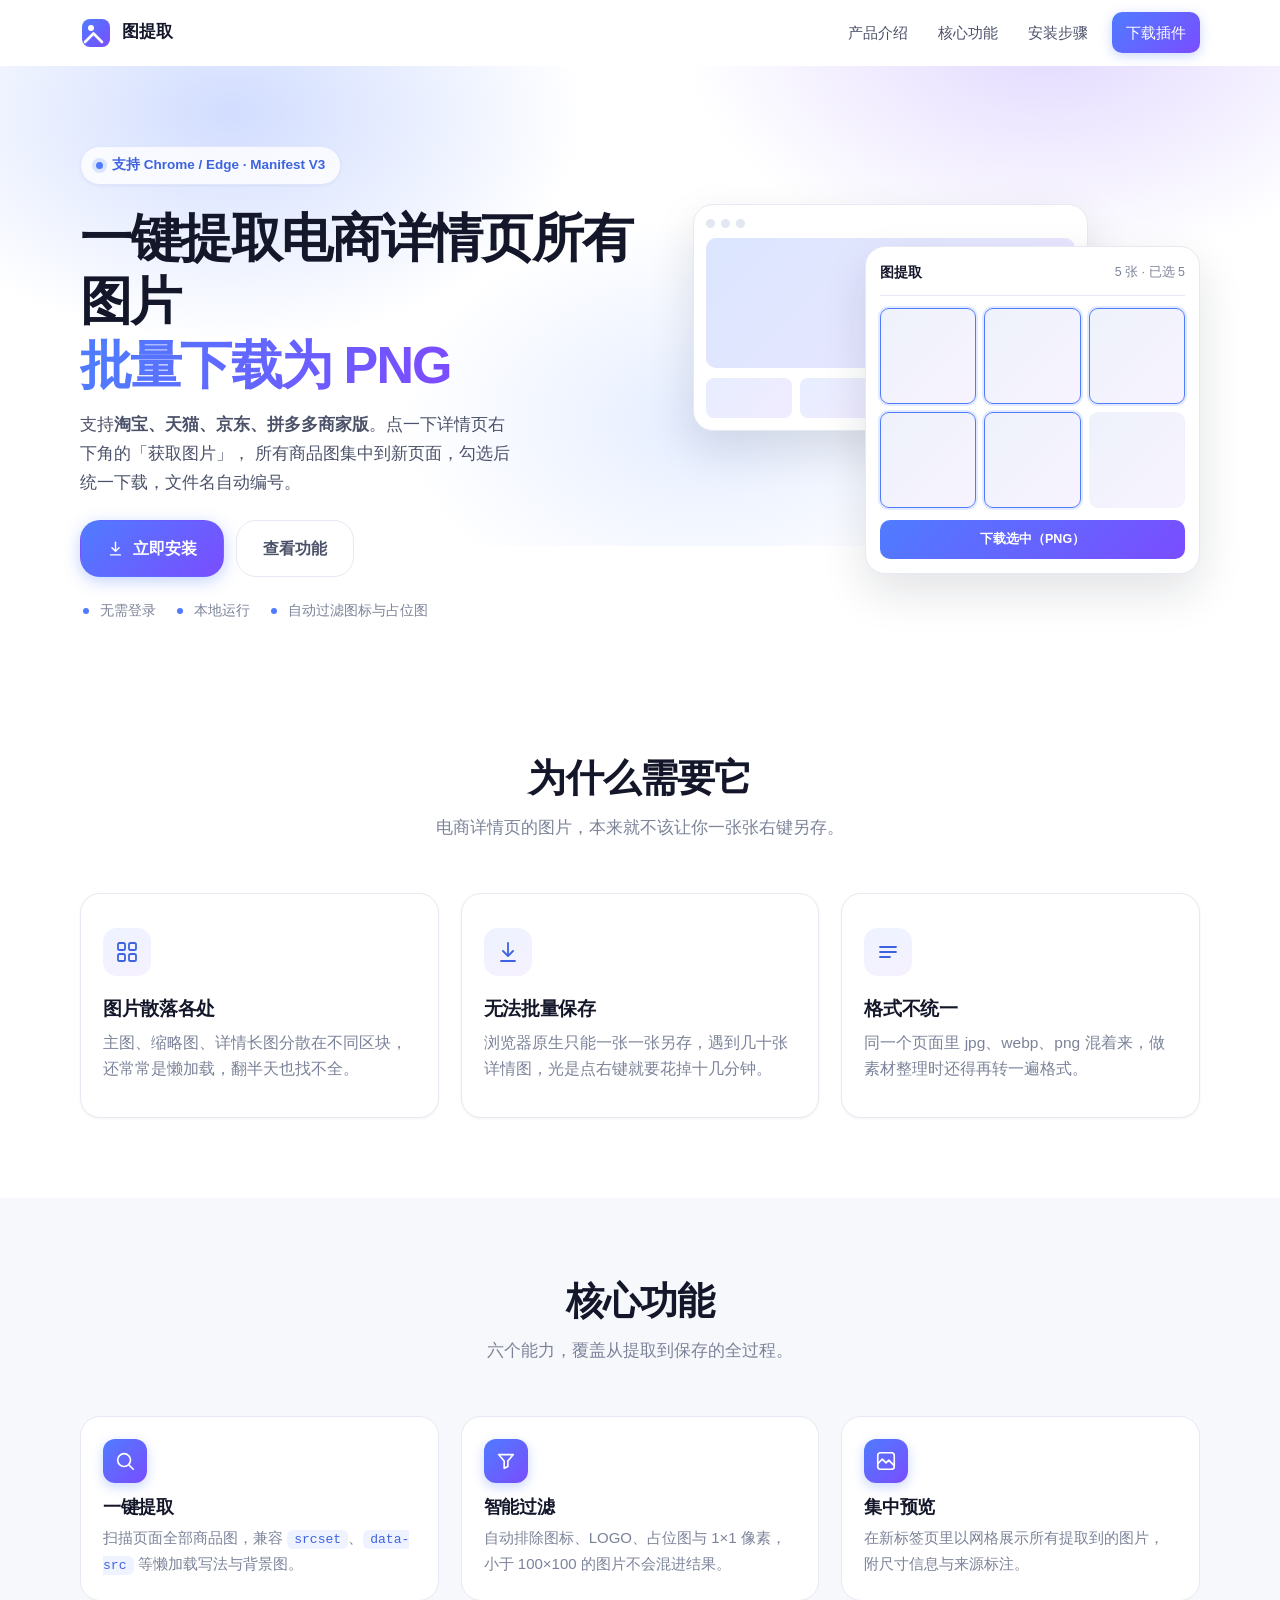
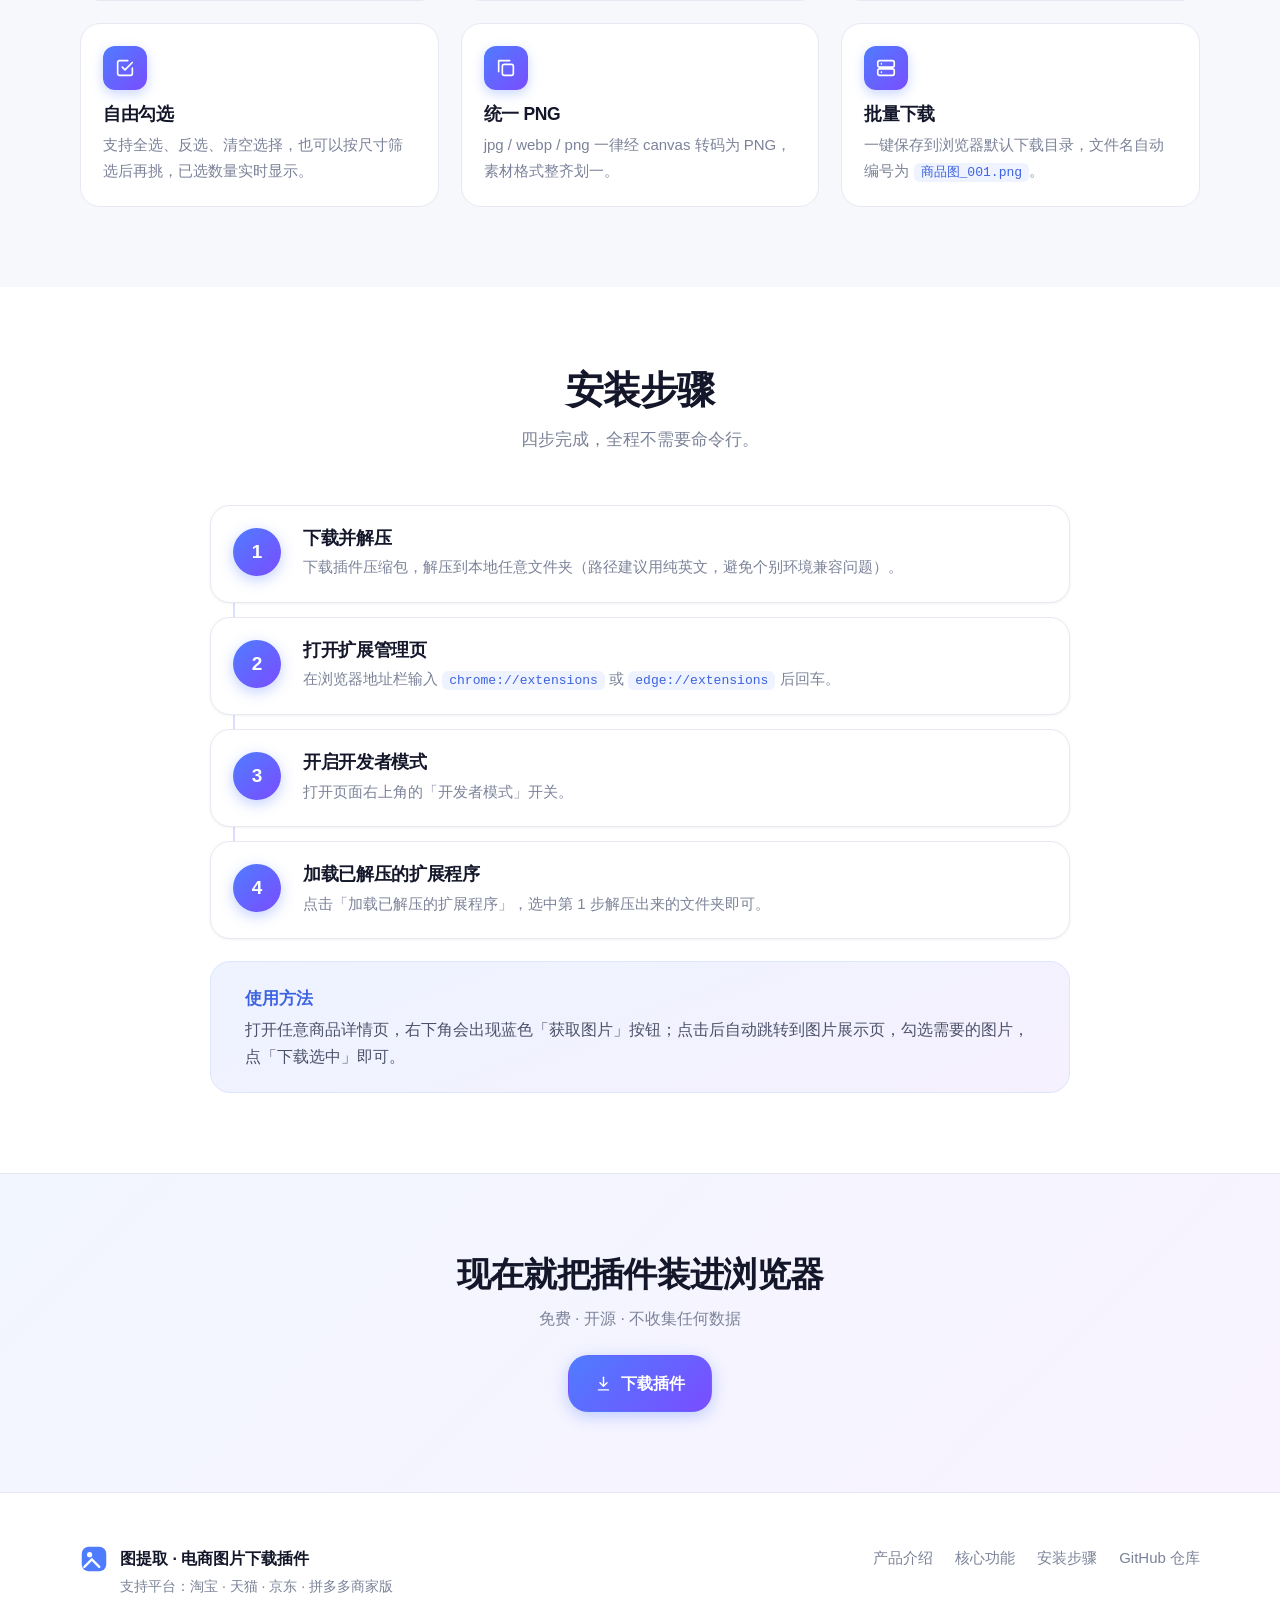
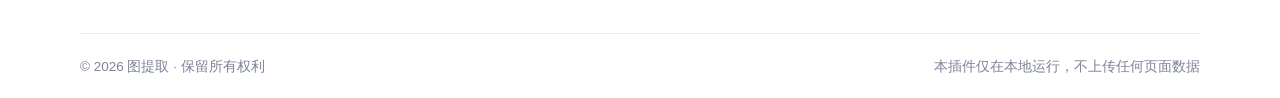
<file: docs/index.html>
<!DOCTYPE html>
<html lang="zh-CN">
<head>
  <meta charset="UTF-8" />
  <meta name="viewport" content="width=device-width, initial-scale=1.0" />
  <title>图提取 · 电商图片批量下载插件</title>
  <meta name="description" content="一键提取淘宝、天猫、京东、拼多多商家版商品详情页的全部图片，集中勾选并批量下载为 PNG。Chrome / Edge 浏览器扩展。" />
  <link rel="icon" href="data:image/svg+xml,<svg xmlns='http://www.w3.org/2000/svg' viewBox='0 0 32 32'><rect width='32' height='32' rx='8' fill='%234F7CFF'/><circle cx='12' cy='12' r='3' fill='white'/><path d='M6 24l8-8 12 12' stroke='white' stroke-width='3' fill='none'/></svg>" />
  <link rel="stylesheet" href="css/style.css" />
</head>
<body>
  <!-- ==================== 顶部导航栏 ==================== -->
  <header class="nav" id="nav">
    <div class="nav__inner">
      <a class="brand" href="#top" aria-label="图提取 首页">
        <span class="brand__logo" aria-hidden="true">
          <svg viewBox="0 0 32 32" fill="none">
            <rect x="2" y="2" width="28" height="28" rx="8" fill="url(#bg1)"/>
            <circle cx="11" cy="11" r="3" fill="#fff"/>
            <path d="M5 25l8.5-8.5L22 25" stroke="#fff" stroke-width="2.6" stroke-linecap="round" stroke-linejoin="round"/>
            <defs>
              <linearGradient id="bg1" x1="2" y1="2" x2="30" y2="30" gradientUnits="userSpaceOnUse">
                <stop stop-color="#4F7CFF"/><stop offset="1" stop-color="#7A4DFF"/>
              </linearGradient>
            </defs>
          </svg>
        </span>
        <span class="brand__text">图提取</span>
      </a>

      <nav class="nav__links" id="navLinks" aria-label="主导航">
        <a href="#intro" class="nav__link">产品介绍</a>
        <a href="#features" class="nav__link">核心功能</a>
        <a href="#install" class="nav__link">安装步骤</a>
        <a href="#download" class="nav__link nav__link--cta">下载插件</a>
      </nav>

      <button class="nav__toggle" id="navToggle" type="button"
              aria-label="展开菜单" aria-expanded="false" aria-controls="navLinks">
        <span></span><span></span><span></span>
      </button>
    </div>
  </header>

  <main id="top">
    <!-- ==================== Hero 首屏 ==================== -->
    <section class="hero">
      <div class="hero__glow" aria-hidden="true"></div>
      <div class="wrap hero__inner">
        <div class="hero__copy">
          <span class="pill"><i class="pill__dot"></i>支持 Chrome / Edge · Manifest V3</span>
          <h1 class="hero__title">
            一键提取电商详情页所有图片<br />
            <span class="grad">批量下载为 PNG</span>
          </h1>
          <p class="hero__sub">
            支持<strong>淘宝、天猫、京东、拼多多商家版</strong>。点一下详情页右下角的「获取图片」，
            所有商品图集中到新页面，勾选后统一下载，文件名自动编号。
          </p>
          <div class="hero__actions">
            <a class="btn btn--primary btn--lg" href="#install">
              <svg viewBox="0 0 24 24" fill="none" stroke="currentColor" stroke-width="2"
                   stroke-linecap="round" stroke-linejoin="round" aria-hidden="true">
                <path d="M12 3v12"/><path d="m7 11 5 5 5-5"/><path d="M5 21h14"/>
              </svg>
              立即安装
            </a>
            <a class="btn btn--ghost btn--lg" href="#features">查看功能</a>
          </div>
          <ul class="hero__meta">
            <li>无需登录</li>
            <li>本地运行</li>
            <li>自动过滤图标与占位图</li>
          </ul>
        </div>

        <!-- 用纯 CSS/SVG 模拟插件界面，不依赖外部图片 -->
        <div class="hero__art" aria-hidden="true">
          <div class="mock mock--page">
            <div class="mock__bar"><span></span><span></span><span></span></div>
            <div class="mock__body">
              <div class="mock__main"></div>
              <div class="mock__thumbs"><i></i><i></i><i></i><i></i></div>
            </div>
            <div class="mock__fab">
              <svg viewBox="0 0 24 24" fill="none" stroke="currentColor" stroke-width="1.9">
                <rect x="3" y="3" width="18" height="18" rx="4"/>
                <circle cx="8.5" cy="8.5" r="1.6"/><path d="m21 15-5-5L5 21"/>
              </svg>
              获取图片
            </div>
          </div>

          <div class="mock mock--gallery">
            <div class="mock__head">
              <b>图提取</b><span>5 张 · 已选 5</span>
            </div>
            <div class="mock__grid">
              <i class="is-on"></i><i class="is-on"></i><i class="is-on"></i>
              <i class="is-on"></i><i class="is-on"></i><i></i>
            </div>
            <div class="mock__btn">下载选中（PNG）</div>
          </div>
        </div>
      </div>
    </section>

    <!-- ==================== 产品介绍区 ==================== -->
    <section class="section" id="intro">
      <div class="wrap">
        <h2 class="section__title">为什么需要它</h2>
        <p class="section__sub">电商详情页的图片，本来就不该让你一张张右键另存。</p>

        <div class="cards">
          <article class="card reveal">
            <div class="card__icon">
              <svg viewBox="0 0 24 24" fill="none" stroke="currentColor" stroke-width="1.8"
                   stroke-linecap="round" stroke-linejoin="round">
                <rect x="3" y="3" width="7" height="7" rx="1.6"/><rect x="14" y="3" width="7" height="7" rx="1.6"/>
                <rect x="3" y="14" width="7" height="7" rx="1.6"/><rect x="14" y="14" width="7" height="7" rx="1.6"/>
              </svg>
            </div>
            <h3>图片散落各处</h3>
            <p>主图、缩略图、详情长图分散在不同区块，还常常是懒加载，翻半天也找不全。</p>
          </article>

          <article class="card reveal">
            <div class="card__icon">
              <svg viewBox="0 0 24 24" fill="none" stroke="currentColor" stroke-width="1.8"
                   stroke-linecap="round" stroke-linejoin="round">
                <path d="M12 3v12"/><path d="m7 11 5 5 5-5"/><path d="M5 21h14"/>
              </svg>
            </div>
            <h3>无法批量保存</h3>
            <p>浏览器原生只能一张一张另存，遇到几十张详情图，光是点右键就要花掉十几分钟。</p>
          </article>

          <article class="card reveal">
            <div class="card__icon">
              <svg viewBox="0 0 24 24" fill="none" stroke="currentColor" stroke-width="1.8"
                   stroke-linecap="round" stroke-linejoin="round">
                <path d="M4 7h16M4 12h16M4 17h10"/>
              </svg>
            </div>
            <h3>格式不统一</h3>
            <p>同一个页面里 jpg、webp、png 混着来，做素材整理时还得再转一遍格式。</p>
          </article>
        </div>
      </div>
    </section>

    <!-- ==================== 核心功能展示区 ==================== -->
    <section class="section section--alt" id="features">
      <div class="wrap">
        <h2 class="section__title">核心功能</h2>
        <p class="section__sub">六个能力，覆盖从提取到保存的全过程。</p>

        <div class="features">
          <article class="feature reveal">
            <span class="feature__icon" aria-hidden="true">
              <svg viewBox="0 0 24 24" fill="none" stroke="currentColor" stroke-width="1.8"
                   stroke-linecap="round" stroke-linejoin="round">
                <circle cx="11" cy="11" r="7"/><path d="m21 21-4.3-4.3"/>
              </svg>
            </span>
            <h3>一键提取</h3>
            <p>扫描页面全部商品图，兼容 <code>srcset</code>、<code>data-src</code> 等懒加载写法与背景图。</p>
          </article>

          <article class="feature reveal">
            <span class="feature__icon" aria-hidden="true">
              <svg viewBox="0 0 24 24" fill="none" stroke="currentColor" stroke-width="1.8"
                   stroke-linecap="round" stroke-linejoin="round">
                <path d="M4 5h16l-6 7v6l-4 2v-8L4 5Z"/>
              </svg>
            </span>
            <h3>智能过滤</h3>
            <p>自动排除图标、LOGO、占位图与 1×1 像素，小于 100×100 的图片不会混进结果。</p>
          </article>

          <article class="feature reveal">
            <span class="feature__icon" aria-hidden="true">
              <svg viewBox="0 0 24 24" fill="none" stroke="currentColor" stroke-width="1.8"
                   stroke-linecap="round" stroke-linejoin="round">
                <rect x="3" y="3" width="18" height="18" rx="3"/><path d="M3 15l5-5 4 4 3-3 6 6"/>
              </svg>
            </span>
            <h3>集中预览</h3>
            <p>在新标签页里以网格展示所有提取到的图片，附尺寸信息与来源标注。</p>
          </article>

          <article class="feature reveal">
            <span class="feature__icon" aria-hidden="true">
              <svg viewBox="0 0 24 24" fill="none" stroke="currentColor" stroke-width="1.8"
                   stroke-linecap="round" stroke-linejoin="round">
                <path d="M9 11l3 3 8-8"/><path d="M20 12v6a2 2 0 0 1-2 2H6a2 2 0 0 1-2-2V6a2 2 0 0 1 2-2h9"/>
              </svg>
            </span>
            <h3>自由勾选</h3>
            <p>支持全选、反选、清空选择，也可以按尺寸筛选后再挑，已选数量实时显示。</p>
          </article>

          <article class="feature reveal">
            <span class="feature__icon" aria-hidden="true">
              <svg viewBox="0 0 24 24" fill="none" stroke="currentColor" stroke-width="1.8"
                   stroke-linecap="round" stroke-linejoin="round">
                <path d="M4 16V4h12"/><rect x="8" y="8" width="12" height="12" rx="2"/>
              </svg>
            </span>
            <h3>统一 PNG</h3>
            <p>jpg / webp / png 一律经 canvas 转码为 PNG，素材格式整齐划一。</p>
          </article>

          <article class="feature reveal">
            <span class="feature__icon" aria-hidden="true">
              <svg viewBox="0 0 24 24" fill="none" stroke="currentColor" stroke-width="1.8"
                   stroke-linecap="round" stroke-linejoin="round">
                <rect x="3" y="4" width="18" height="7" rx="2"/><rect x="3" y="13" width="18" height="7" rx="2"/>
                <path d="M7 7.5h.01M7 16.5h.01"/>
              </svg>
            </span>
            <h3>批量下载</h3>
            <p>一键保存到浏览器默认下载目录，文件名自动编号为 <code>商品图_001.png</code>。</p>
          </article>
        </div>
      </div>
    </section>

    <!-- ==================== 安装步骤说明区 ==================== -->
    <section class="section" id="install">
      <div class="wrap">
        <h2 class="section__title">安装步骤</h2>
        <p class="section__sub">四步完成，全程不需要命令行。</p>

        <ol class="steps">
          <li class="step reveal">
            <span class="step__num">1</span>
            <div class="step__body">
              <h3>下载并解压</h3>
              <p>下载插件压缩包，解压到本地任意文件夹（路径建议用纯英文，避免个别环境兼容问题）。</p>
            </div>
          </li>
          <li class="step reveal">
            <span class="step__num">2</span>
            <div class="step__body">
              <h3>打开扩展管理页</h3>
              <p>在浏览器地址栏输入 <code>chrome://extensions</code> 或 <code>edge://extensions</code> 后回车。</p>
            </div>
          </li>
          <li class="step reveal">
            <span class="step__num">3</span>
            <div class="step__body">
              <h3>开启开发者模式</h3>
              <p>打开页面右上角的「开发者模式」开关。</p>
            </div>
          </li>
          <li class="step reveal">
            <span class="step__num">4</span>
            <div class="step__body">
              <h3>加载已解压的扩展程序</h3>
              <p>点击「加载已解压的扩展程序」，选中第 1 步解压出来的文件夹即可。</p>
            </div>
          </li>
        </ol>

        <div class="tip reveal">
          <strong>使用方法</strong>
          <p>打开任意商品详情页，右下角会出现蓝色「获取图片」按钮；点击后自动跳转到图片展示页，勾选需要的图片，点「下载选中」即可。</p>
        </div>
      </div>
    </section>

    <!-- ==================== 底部 CTA ==================== -->
    <section class="cta" id="download">
      <div class="wrap cta__inner">
        <h2>现在就把插件装进浏览器</h2>
        <p>免费 · 开源 · 不收集任何数据</p>
        <a class="btn btn--primary btn--lg" id="downloadBtn"
           href="https://github.com/" target="_blank" rel="noopener">
          <svg viewBox="0 0 24 24" fill="none" stroke="currentColor" stroke-width="2"
               stroke-linecap="round" stroke-linejoin="round" aria-hidden="true">
            <path d="M12 3v12"/><path d="m7 11 5 5 5-5"/><path d="M5 21h14"/>
          </svg>
          下载插件
        </a>
      </div>
    </section>
  </main>

  <!-- ==================== 页脚 ==================== -->
  <footer class="footer">
    <div class="wrap footer__inner">
      <div class="footer__brand">
        <span class="brand__logo brand__logo--sm" aria-hidden="true">
          <svg viewBox="0 0 32 32" fill="none">
            <rect x="2" y="2" width="28" height="28" rx="8" fill="#4F7CFF"/>
            <circle cx="11" cy="11" r="3" fill="#fff"/>
            <path d="M5 25l8.5-8.5L22 25" stroke="#fff" stroke-width="2.6" stroke-linecap="round"/>
          </svg>
        </span>
        <div>
          <strong>图提取 · 电商图片下载插件</strong>
          <p>支持平台：淘宝 · 天猫 · 京东 · 拼多多商家版</p>
        </div>
      </div>

      <nav class="footer__links" aria-label="页脚导航">
        <a href="#intro">产品介绍</a>
        <a href="#features">核心功能</a>
        <a href="#install">安装步骤</a>
        <a id="repoLink" href="https://github.com/" target="_blank" rel="noopener">GitHub 仓库</a>
      </nav>
    </div>
    <div class="wrap footer__bottom">
      <span>© 2026 图提取 · 保留所有权利</span>
      <span>本插件仅在本地运行，不上传任何页面数据</span>
    </div>
  </footer>

  <script src="js/main.js"></script>
</body>
</html>
</file>
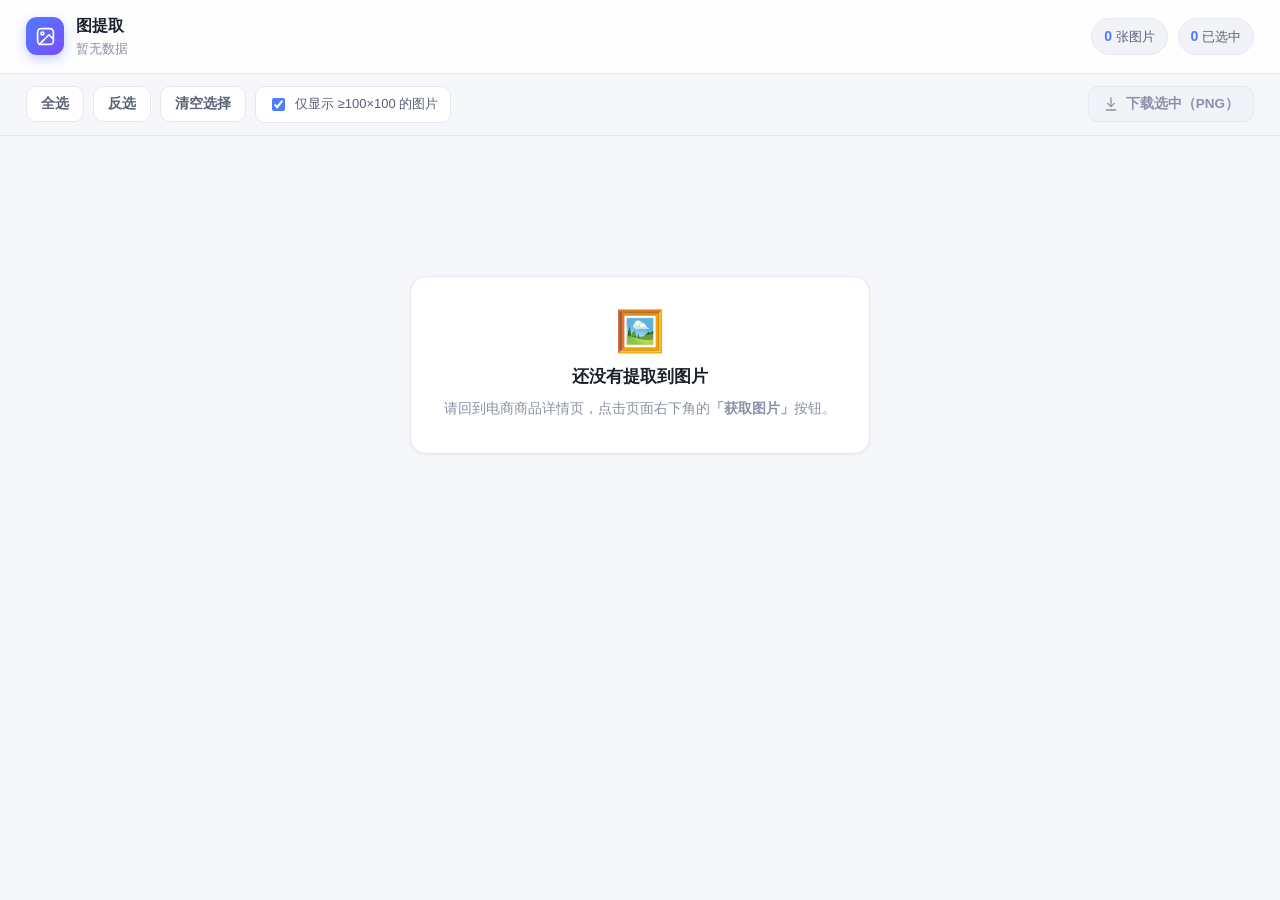
<file: gallery.html>
<!DOCTYPE html>
<html lang="zh-CN">
<head>
  <meta charset="UTF-8" />
  <meta name="viewport" content="width=device-width, initial-scale=1.0" />
  <title>图提取 · 图片选择与下载</title>
  <link rel="stylesheet" href="gallery.css" />
</head>
<body>
  <header class="topbar">
    <div class="topbar__brand">
      <span class="logo" aria-hidden="true">
        <svg viewBox="0 0 24 24" fill="none" stroke="currentColor" stroke-width="1.9"
             stroke-linecap="round" stroke-linejoin="round">
          <rect x="3" y="3" width="18" height="18" rx="4" />
          <circle cx="8.5" cy="8.5" r="1.6" />
          <path d="m21 15-5-5L5 21" />
        </svg>
      </span>
      <div class="brand-text">
        <strong>图提取</strong>
        <span id="sourceInfo" class="brand-sub">正在读取…</span>
      </div>
    </div>

    <div class="topbar__stats">
      <span class="stat"><b id="statTotal">0</b> 张图片</span>
      <span class="stat"><b id="statSelected">0</b> 已选中</span>
    </div>
  </header>

  <div class="toolbar">
    <div class="toolbar__left">
      <button id="btnSelectAll" class="btn" type="button">全选</button>
      <button id="btnInvert" class="btn" type="button">反选</button>
      <button id="btnClear" class="btn" type="button">清空选择</button>
      <label class="filter">
        <input id="chkFilter" type="checkbox" checked />
        仅显示 ≥100×100 的图片
      </label>
    </div>

    <div class="toolbar__right">
      <button id="btnDownload" class="btn btn--primary" type="button" disabled>
        <svg viewBox="0 0 24 24" fill="none" stroke="currentColor" stroke-width="1.9"
             stroke-linecap="round" stroke-linejoin="round" aria-hidden="true">
          <path d="M12 3v12" /><path d="m7 11 5 5 5-5" /><path d="M5 21h14" />
        </svg>
        <span id="downloadLabel">下载选中（PNG）</span>
      </button>
    </div>
  </div>

  <!-- 下载进度 -->
  <div id="progressWrap" class="progress-wrap" hidden>
    <div class="progress-head">
      <span id="progressText">准备中…</span>
      <span id="progressCount">0 / 0</span>
    </div>
    <div class="progress"><div id="progressBar" class="progress__bar"></div></div>
  </div>

  <main id="grid" class="grid" aria-live="polite"></main>

  <div id="empty" class="empty" hidden>
    <div class="empty__icon" aria-hidden="true">🖼️</div>
    <h2>还没有提取到图片</h2>
    <p>请回到电商商品详情页，点击页面右下角的<strong>「获取图片」</strong>按钮。</p>
  </div>

  <template id="cardTpl">
    <article class="card">
      <label class="card__check">
        <input type="checkbox" class="card__checkbox" />
        <span class="card__tick" aria-hidden="true"></span>
      </label>
      <div class="card__thumb">
        <img loading="lazy" decoding="async" alt="" />
        <div class="card__state" hidden></div>
      </div>
      <div class="card__meta">
        <span class="card__size">—</span>
        <span class="card__source">—</span>
      </div>
    </article>
  </template>

  <div id="toast" class="toast" role="status" aria-live="polite" hidden></div>

  <script src="js/hosts.js"></script>
  <script src="gallery.js"></script>
</body>
</html>
</file>
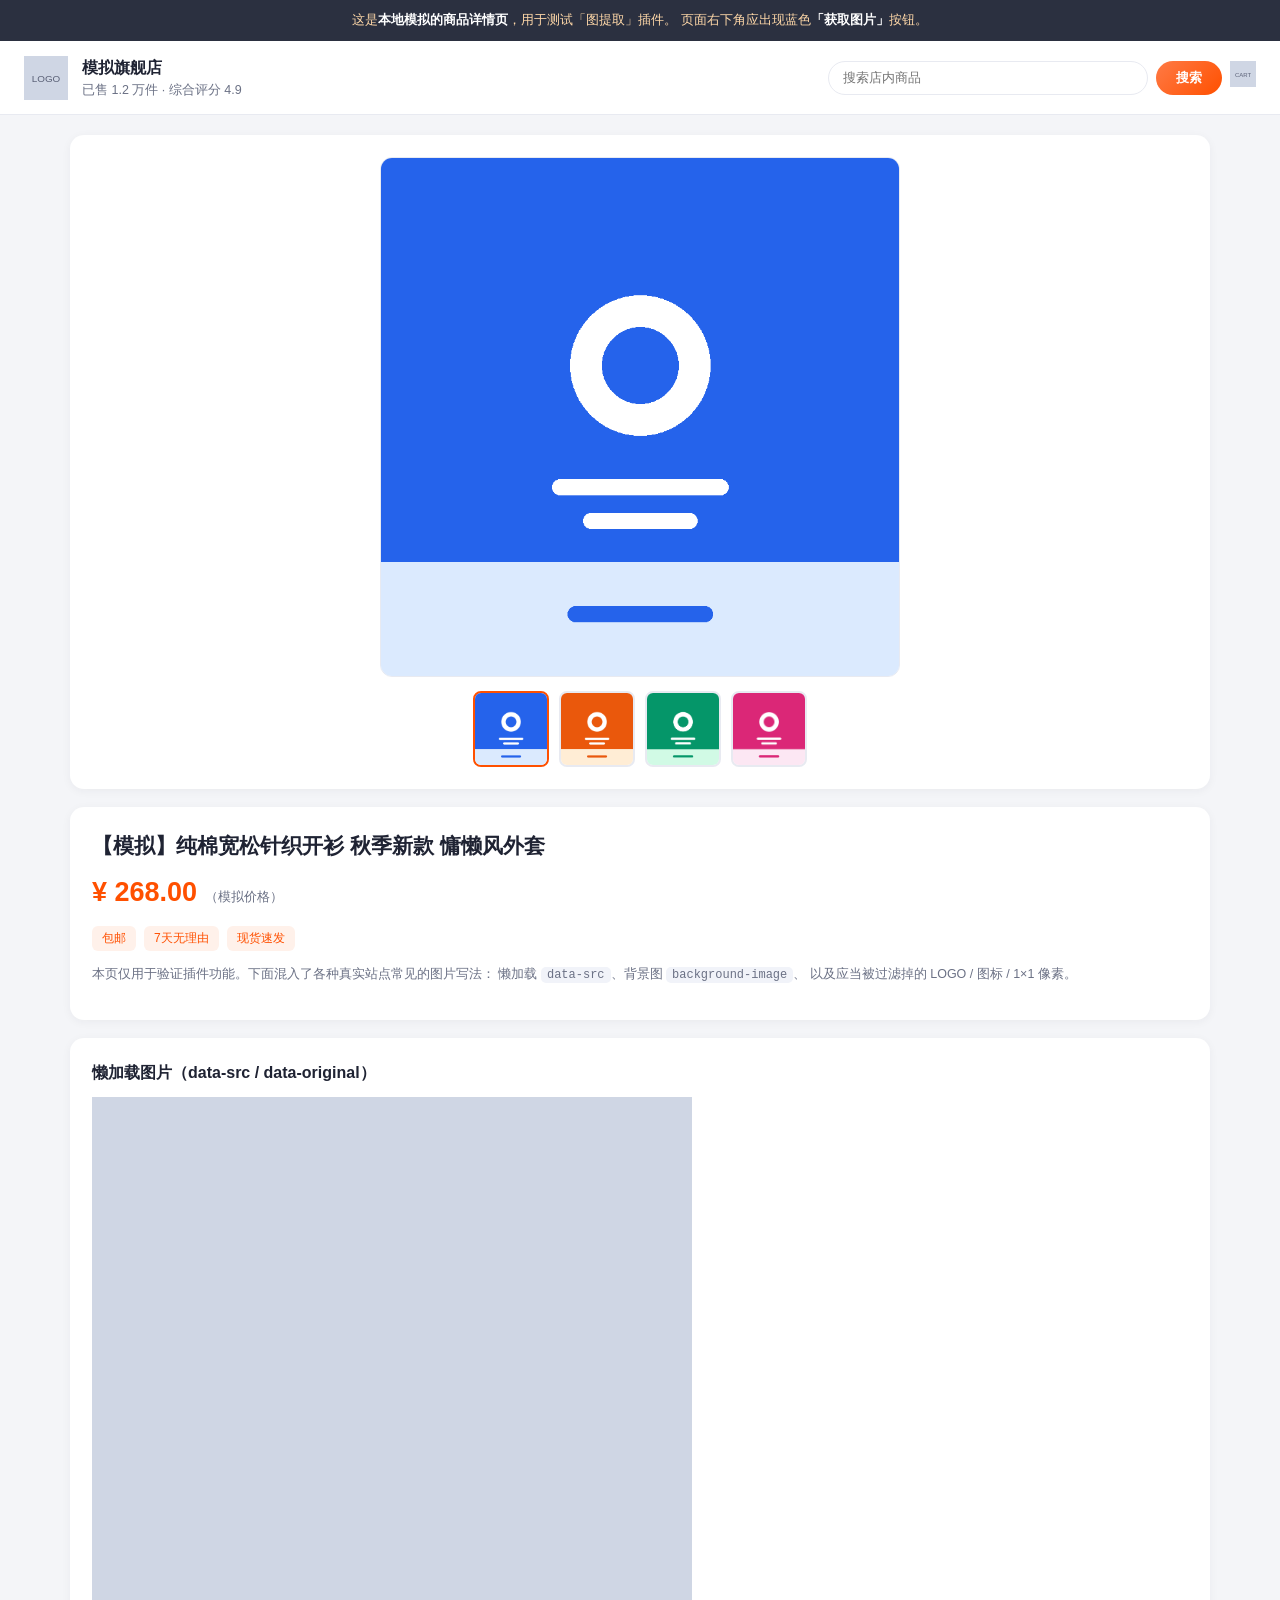
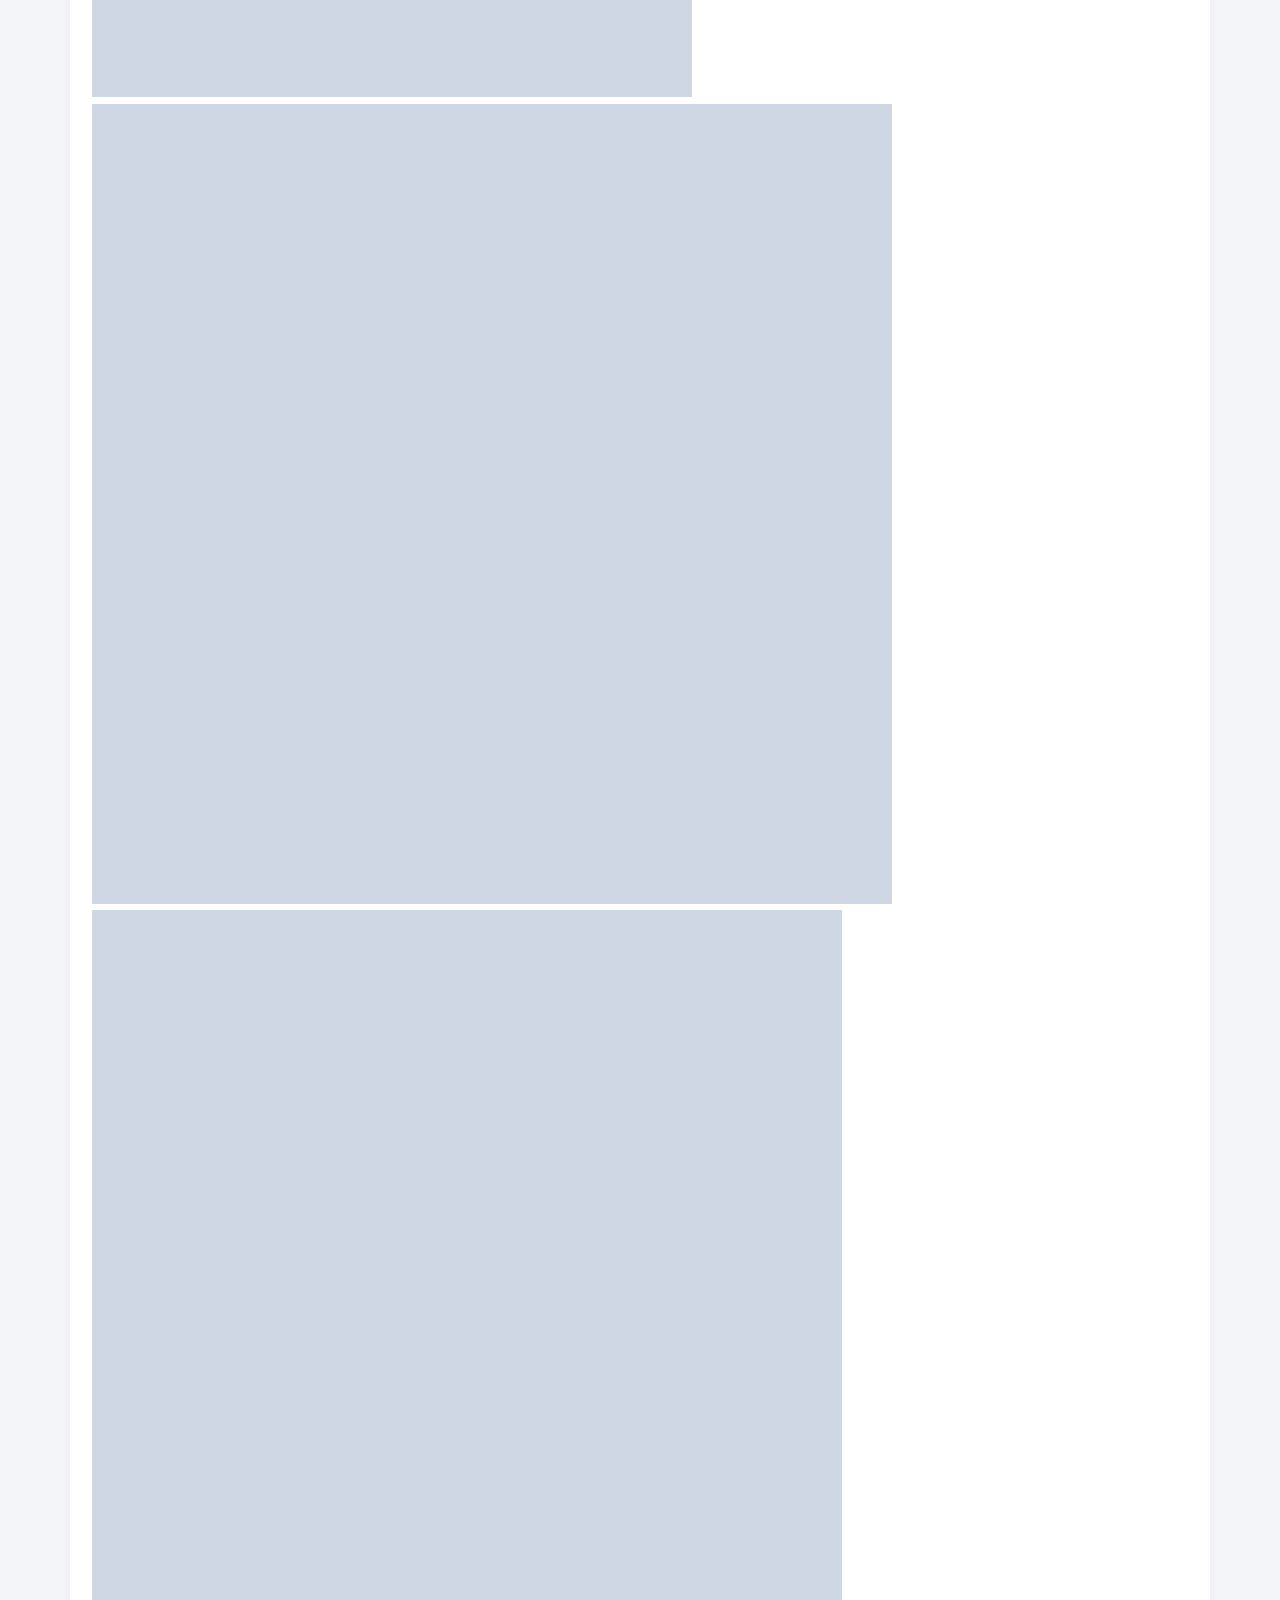
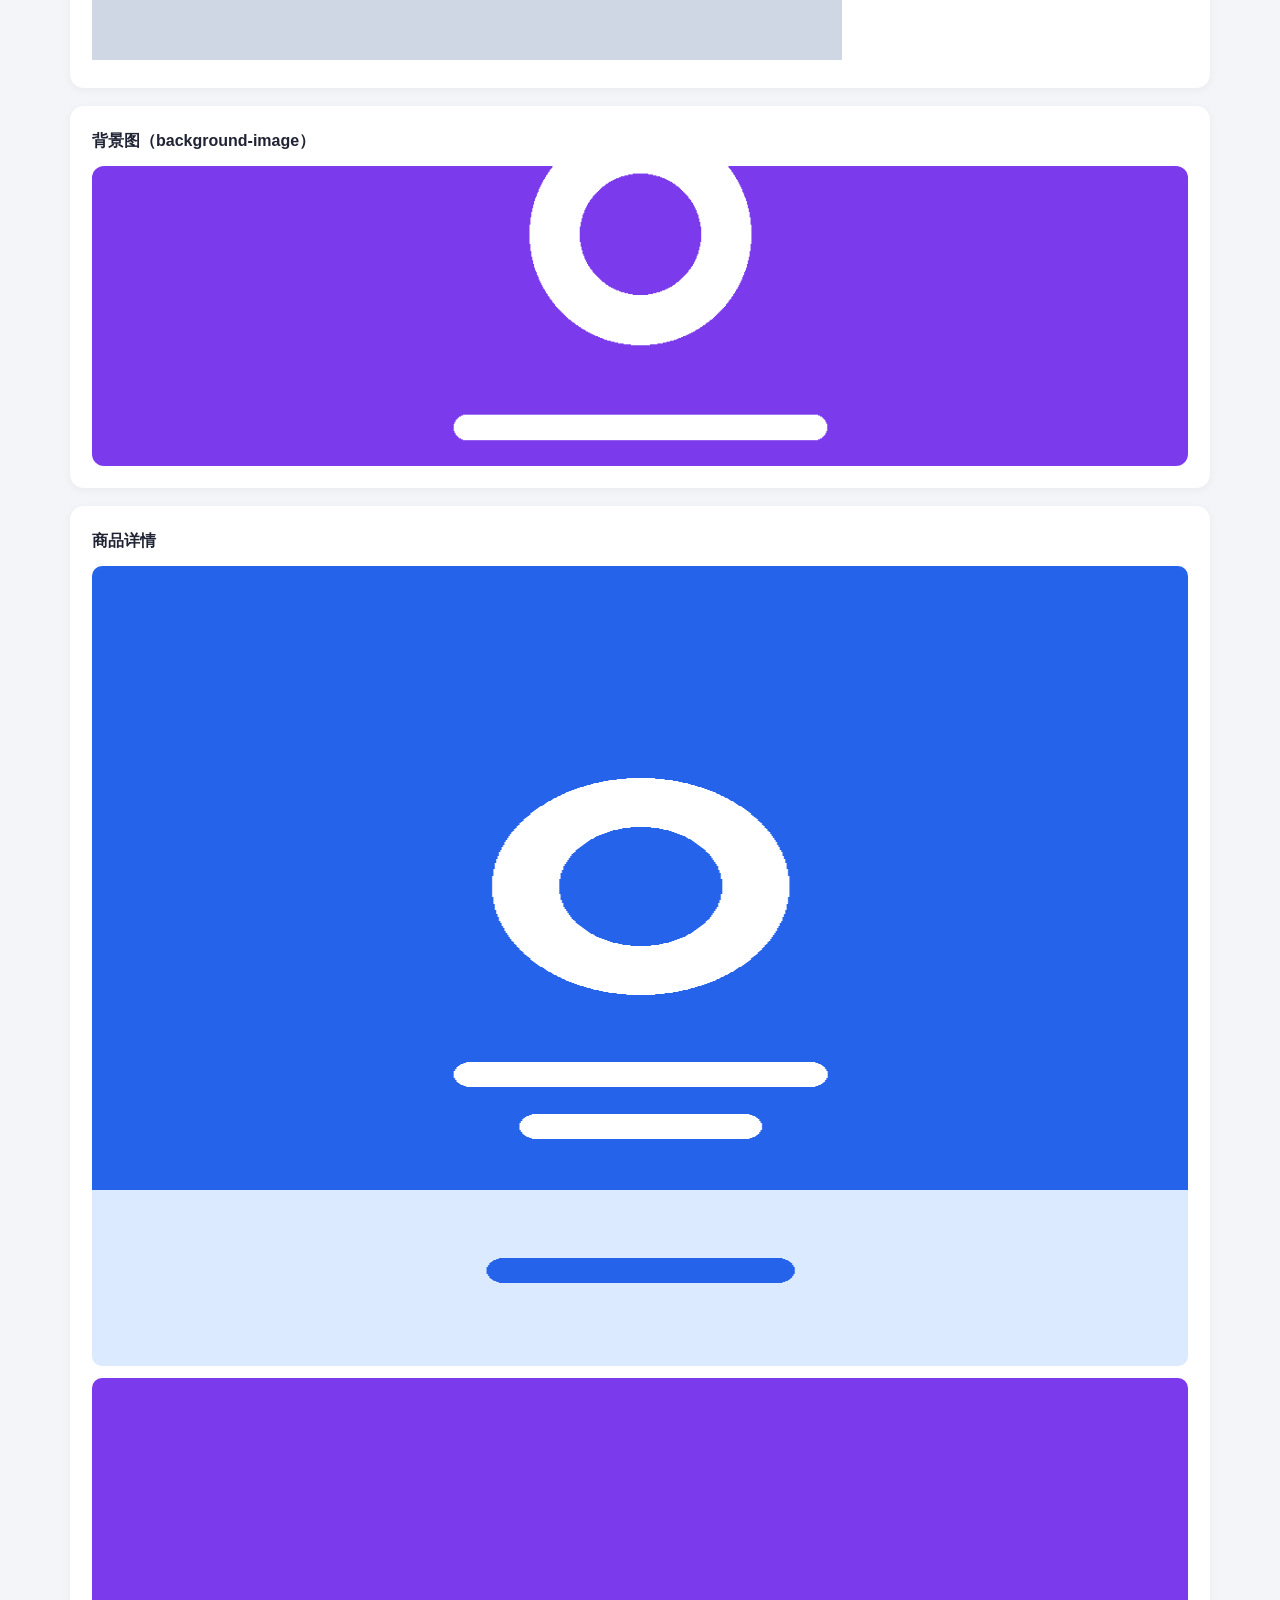
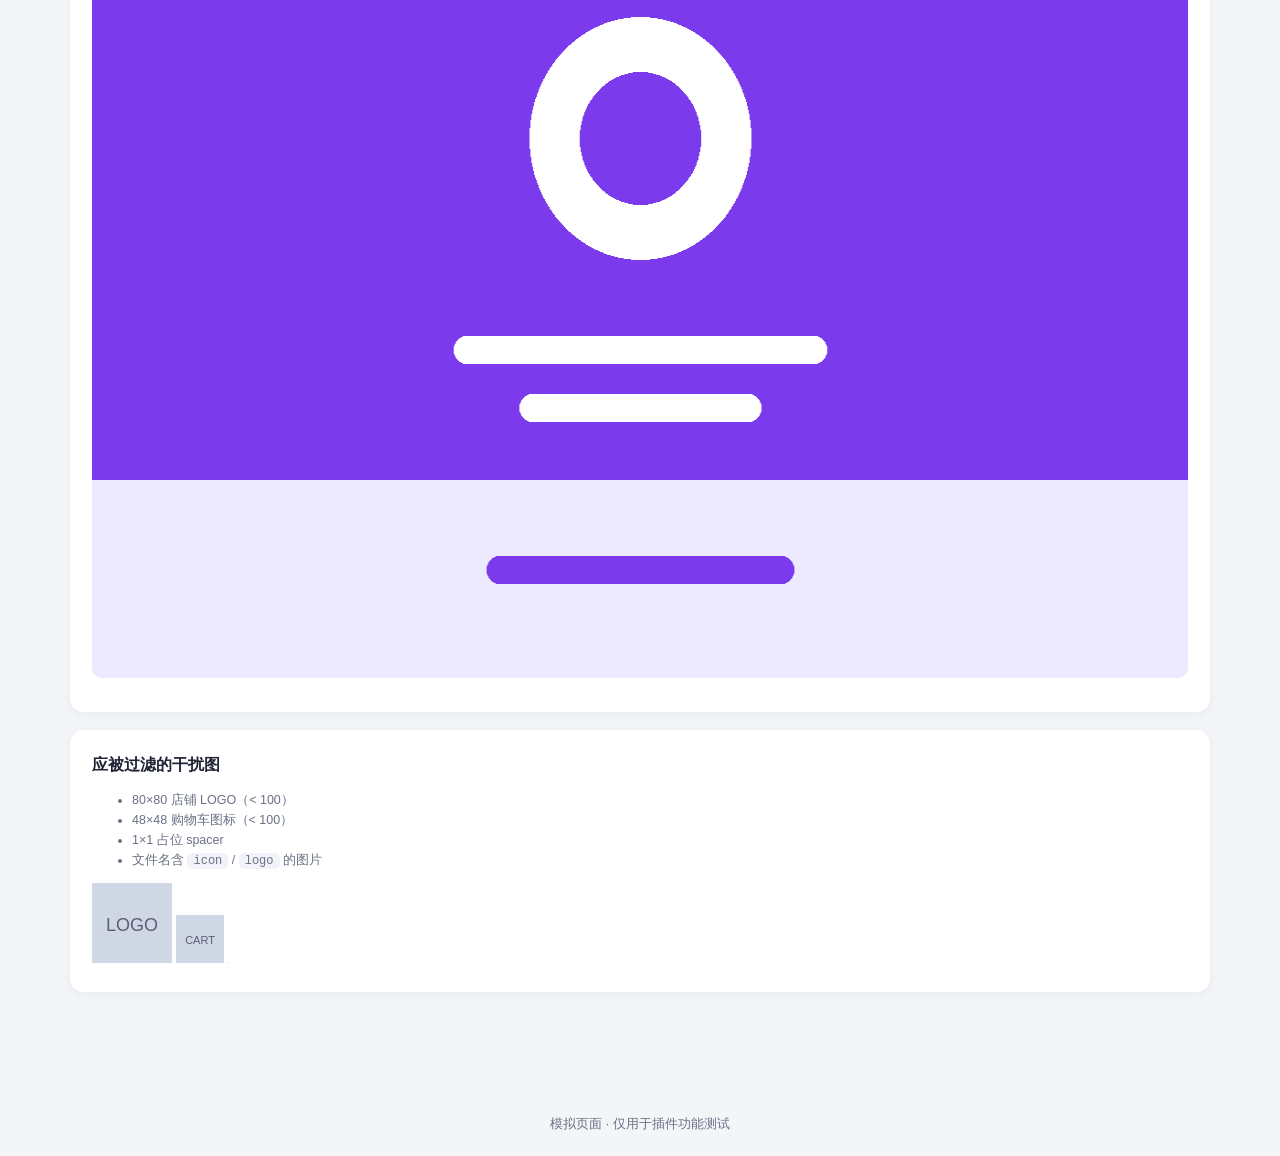
<file: demo/product-page.html>
<!DOCTYPE html>
<html lang="zh-CN">
<head>
  <meta charset="UTF-8" />
  <meta name="viewport" content="width=device-width, initial-scale=1.0" />
  <title>【模拟】纯棉宽松针织开衫 秋季新款 - 商品详情</title>
  <style>
    :root {
      --ink: #1F2333;
      --sub: #6B7185;
      --line: #E8EAF1;
      --brand: #FF5000;
      --bg: #F4F5F8;
    }
    * { box-sizing: border-box; }
    body {
      margin: 0; background: var(--bg); color: var(--ink);
      font-family: -apple-system, BlinkMacSystemFont, "Segoe UI", "PingFang SC",
                   "Hiragino Sans GB", "Microsoft YaHei", sans-serif;
      font-size: 14px; line-height: 1.6;
    }
    .notice {
      background: #2B3040; color: #FFD8A8; padding: 10px 20px;
      font-size: 13px; text-align: center;
    }
    .notice b { color: #fff; }
    header.site {
      background: #fff; border-bottom: 1px solid var(--line);
      padding: 14px 24px; display: flex; align-items: center; gap: 14px;
    }
    header.site .shop-logo { width: 44px; height: 44px; }
    header.site .shop-name { font-weight: 700; font-size: 16px; }
    header.site .shop-meta { color: var(--sub); font-size: 12.5px; }
    header.site .search {
      margin-left: auto; display: flex; gap: 8px;
    }
    header.site input {
      width: 320px; padding: 8px 14px; border: 1px solid var(--line);
      border-radius: 999px; font-family: inherit; font-size: 13px; outline: none;
    }
    header.site button {
      padding: 8px 20px; border: 0; border-radius: 999px; cursor: pointer;
      background: linear-gradient(135deg, #FF7A45, #FF5000); color: #fff; font-weight: 600;
      font-family: inherit;
    }
    main { max-width: 1180px; margin: 20px auto; padding: 0 20px 60px; }
    .panel {
      background: #fff; border-radius: 14px; padding: 22px;
      margin-bottom: 18px; box-shadow: 0 2px 10px rgba(31, 35, 51, 0.05);
    }
    .gallery-main {
      width: 100%; max-width: 520px; border-radius: 12px; overflow: hidden;
      border: 1px solid var(--line); display: block; margin: 0 auto;
    }
    .thumbs { display: flex; gap: 10px; flex-wrap: wrap; justify-content: center; margin-top: 14px; }
    .thumbs img { width: 76px; height: 76px; border-radius: 8px; border: 2px solid var(--line); }
    .thumbs img.active { border-color: var(--brand); }
    .scene { width: 100%; height: 300px; background-size: cover; background-position: center; border-radius: 12px; }
    h1 { font-size: 21px; margin: 0 0 8px; }
    .price { color: var(--brand); font-size: 27px; font-weight: 800; }
    .price small { font-size: 13px; color: var(--sub); font-weight: 400; }
    .tags span {
      display: inline-block; padding: 3px 10px; margin-right: 8px; border-radius: 6px;
      background: #FFF1EA; color: var(--brand); font-size: 12px;
    }
    h2 { font-size: 16px; margin: 0 0 12px; }
    .detail-imgs img { width: 100%; border-radius: 10px; margin-bottom: 12px; display: block; }
    .noise-note { color: var(--sub); font-size: 12.5px; }
    code { background: #F1F3F9; padding: 1px 6px; border-radius: 5px; font-size: 12px; }
    footer.mock { text-align: center; color: var(--sub); font-size: 12.5px; padding: 24px; }
  </style>
</head>
<body>
  <div class="notice">
    这是<b>本地模拟的商品详情页</b>，用于测试「图提取」插件。
    页面右下角应出现蓝色<b>「获取图片」</b>按钮。
  </div>

  <header class="site">
    <img class="shop-logo" src="assets/logo.svg" alt="店铺 LOGO" width="80" height="80" />
    <div>
      <div class="shop-name">模拟旗舰店</div>
      <div class="shop-meta">已售 1.2 万件 · 综合评分 4.9</div>
    </div>
    <div class="search">
      <input type="text" placeholder="搜索店内商品" />
      <button type="button">搜索</button>
      <img src="assets/icon-cart.svg" alt="购物车" width="48" height="48" style="width:26px;height:26px" />
    </div>
  </header>

  <main>
    <!-- 主图：带 srcset，插件应取其中最大的一张 -->
    <section class="panel">
      <img
        class="gallery-main"
        src="assets/product-4.png"
        srcset="assets/product-3.png 400w, assets/product-1.png 900w, assets/product-5.png 1600w"
        sizes="(max-width: 600px) 100vw, 520px"
        alt="商品主图" />
      <div class="thumbs">
        <img class="active" src="assets/product-1.png" alt="缩略图1" width="800" height="800" />
        <img src="assets/product-2.png" alt="缩略图2" width="800" height="800" />
        <img src="assets/product-3.png" alt="缩略图3" width="750" height="750" />
        <img src="assets/product-4.png" alt="缩略图4" width="640" height="640" />
      </div>
    </section>

    <!-- 商品信息 -->
    <section class="panel">
      <h1>【模拟】纯棉宽松针织开衫 秋季新款 慵懒风外套</h1>
      <div class="price">¥ 268.00 <small>（模拟价格）</small></div>
      <div class="tags" style="margin:12px 0">
        <span>包邮</span><span>7天无理由</span><span>现货速发</span>
      </div>
      <p class="noise-note">
        本页仅用于验证插件功能。下面混入了各种真实站点常见的图片写法：
        懒加载 <code>data-src</code>、背景图 <code>background-image</code>、
        以及应当被过滤掉的 LOGO / 图标 / 1×1 像素。
      </p>
    </section>

    <!-- 懒加载图 -->
    <section class="panel">
      <h2>懒加载图片（data-src / data-original）</h2>
      <img data-src="assets/product-6.png" src="assets/spacer.svg" alt="懒加载商品图" width="600" height="600" />
      <img data-original="assets/product-2.png" src="assets/spacer.svg" alt="懒加载细节图" width="800" height="800" />
      <img data-ks-lazyload="assets/product-3.png" src="assets/spacer.svg" alt="懒加载场景图" width="750" height="750" />
    </section>

    <!-- 背景图 -->
    <section class="panel">
      <h2>背景图（background-image）</h2>
      <div class="scene" style="background-image:url('assets/product-5.png')"></div>
    </section>

    <!-- 商品详情长图 -->
    <section class="panel detail-imgs">
      <h2>商品详情</h2>
      <img src="assets/product-1.png" alt="详情图1" width="800" height="800" />
      <img src="assets/product-5.png" alt="详情图2" width="1200" height="900" />
    </section>

    <!-- 干扰项：都应被过滤 -->
    <section class="panel">
      <h2>应被过滤的干扰图</h2>
      <ul class="noise-note">
        <li>80×80 店铺 LOGO（&lt; 100）</li>
        <li>48×48 购物车图标（&lt; 100）</li>
        <li>1×1 占位 spacer</li>
        <li>文件名含 <code>icon</code> / <code>logo</code> 的图片</li>
      </ul>
      <img src="assets/logo.svg" width="80" height="80" alt="LOGO" />
      <img src="assets/icon-cart.svg" width="48" height="48" alt="图标" />
      <img src="assets/spacer.svg" width="1" height="1" alt="占位" />
    </section>
  </main>

  <footer class="mock">模拟页面 · 仅用于插件功能测试</footer>
</body>
</html>
</file>
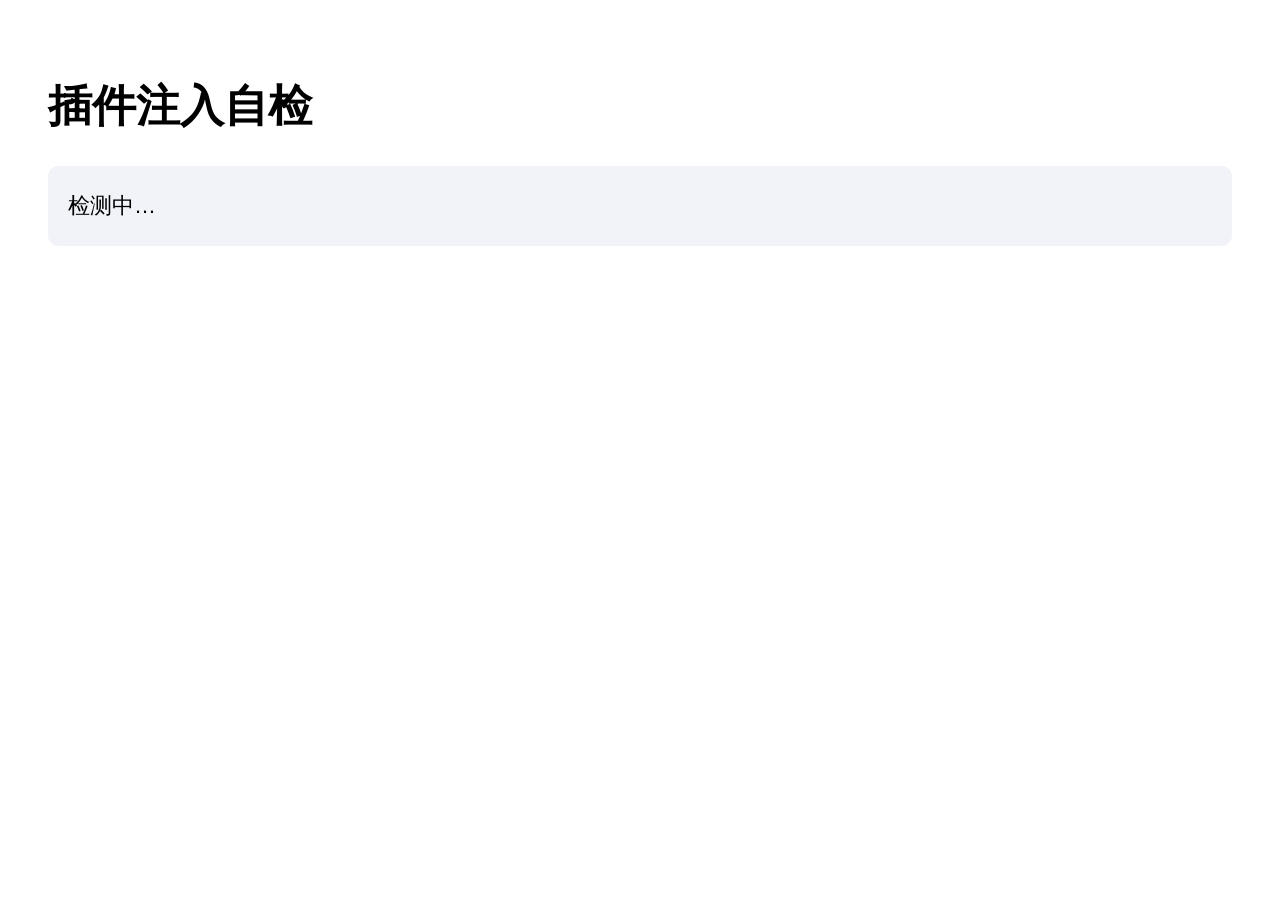
<file: demo/selfcheck.html>
<!DOCTYPE html>
<html lang="zh-CN">
<head>
  <meta charset="UTF-8" />
  <title>插件注入自检</title>
  <style>
    body { font-family: "Microsoft YaHei", sans-serif; padding: 40px; font-size: 22px; }
    #out { padding: 20px; border-radius: 10px; background: #F1F3F9; line-height: 1.8; }
    .ok { color: #12864A; font-weight: 700; }
    .bad { color: #C0392B; font-weight: 700; }
  </style>
</head>
<body>
  <h1>插件注入自检</h1>
  <div id="out">检测中…</div>

  <!-- 这个脚本由页面自身执行，用来说明"普通页面脚本"是能跑的 -->
  <script>
    // 内容脚本被注入后会往 body 里放 #igh-fab，这里轮询检查
    (function () {
      var out = document.getElementById('out');
      function report() {
        var lines = [];
        lines.push('页面自身脚本：<span class="ok">已执行</span>');
        lines.push('IGHosts 全局对象：' +
          (typeof window.IGHosts !== 'undefined'
            ? '<span class="ok">存在</span>（说明扩展的内容脚本已注入）'
            : '<span class="bad">不存在</span>（内容脚本未注入）'));
        var fab = document.getElementById('igh-fab');
        lines.push('右下角按钮 #igh-fab：' +
          (fab ? '<span class="ok">已创建</span> → 文案「' + fab.textContent.trim() + '」'
               : '<span class="bad">未创建</span>'));
        var css = getComputedStyle(document.body);
        lines.push('注入样式表：' +
          (document.querySelector('link[href*="content.css"]') ? '已加载' : '无 link 标签（属正常）'));
        var probe = document.createElement('div');
        probe.className = 'igh-fab';
        document.body.appendChild(probe);
        var st = getComputedStyle(probe);
        lines.push('按钮样式（position/背景）：' + st.position + ' / ' +
          (st.backgroundImage && st.backgroundImage !== 'none' ? '有渐变' : '无渐变'));
        probe.remove();
        out.innerHTML = lines.join('<br />');
      }
      setTimeout(report, 2500);
    })();
  </script>
</body>
</html>
</file>
<file: docs/css/style.css>
/* =========================================================
   图提取 · 官网样式
   设计方向：蓝紫渐变主色、大留白、统一圆角与柔和阴影
   所有颜色/间距/圆角/动效时长都定义为 CSS 变量，便于统一调整
   ========================================================= */

:root {
  /* 主色 */
  --primary: #4F7CFF;
  --primary-dark: #3D63E0;
  --violet: #7A4DFF;
  --grad: linear-gradient(135deg, #4F7CFF 0%, #7A4DFF 100%);
  --grad-soft: linear-gradient(160deg, #EEF3FF 0%, #F6F1FF 100%);

  /* 中性色 */
  --bg: #FFFFFF;
  --bg-alt: #F7F8FC;
  --surface: #FFFFFF;
  --text: #14172A;
  --text-2: #4B5169;
  --text-3: #7C8399;
  --line: #E7E9F2;

  /* 圆角 */
  --radius-sm: 10px;
  --radius: 14px;
  --radius-lg: 20px;
  --radius-xl: 28px;
  --radius-pill: 999px;

  /* 间距 */
  --space-1: 8px;
  --space-2: 14px;
  --space-3: 22px;
  --space-4: 34px;
  --space-5: 52px;
  --space-6: 80px;

  /* 阴影 */
  --shadow-sm: 0 1px 3px rgba(20, 23, 42, .05);
  --shadow: 0 4px 18px rgba(20, 23, 42, .07);
  --shadow-lg: 0 18px 46px rgba(20, 23, 42, .12);
  --shadow-brand: 0 6px 22px rgba(79, 124, 255, .32);

  /* 动效：统一 0.2s ~ 0.3s */
  --t-fast: .2s cubic-bezier(.22, .61, .36, 1);
  --t: .3s cubic-bezier(.22, .61, .36, 1);

  --nav-h: 66px;
  --font: -apple-system, BlinkMacSystemFont, "Segoe UI", "PingFang SC",
          "Hiragino Sans GB", "Microsoft YaHei", sans-serif;
  --mono: "SF Mono", "JetBrains Mono", Consolas, monospace;
}

* { box-sizing: border-box; }

html { scroll-behavior: smooth; scroll-padding-top: calc(var(--nav-h) + 12px); }

body {
  margin: 0;
  font-family: var(--font);
  font-size: 16px;
  line-height: 1.7;
  color: var(--text);
  background: var(--bg);
  -webkit-font-smoothing: antialiased;
}

h1, h2, h3 { margin: 0; font-weight: 700; letter-spacing: -.02em; line-height: 1.22; }
p { margin: 0; }
a { color: inherit; text-decoration: none; }
ul, ol { margin: 0; padding: 0; list-style: none; }

code {
  font-family: var(--mono);
  font-size: .87em;
  padding: 2px 7px;
  border-radius: 6px;
  color: var(--primary-dark);
  background: #EEF3FF;
}

.wrap { width: min(1120px, 100% - 44px); margin-inline: auto; }

/* ---------------- 导航栏 ---------------- */
.nav {
  position: sticky; top: 0; z-index: 100;
  height: var(--nav-h);
  background: rgba(255, 255, 255, .78);
  backdrop-filter: saturate(180%) blur(16px);
  -webkit-backdrop-filter: saturate(180%) blur(16px);
  border-bottom: 1px solid transparent;
  transition: border-color var(--t), box-shadow var(--t);
}
.nav.is-scrolled {
  border-bottom-color: var(--line);
  box-shadow: 0 4px 22px rgba(20, 23, 42, .06);
}
.nav__inner {
  height: 100%;
  width: min(1120px, 100% - 44px);
  margin-inline: auto;
  display: flex; align-items: center; gap: var(--space-3);
}

.brand { display: flex; align-items: center; gap: 10px; flex: none; }
.brand__logo { width: 32px; height: 32px; display: block; }
.brand__logo svg { width: 100%; height: 100%; display: block; }
.brand__logo--sm { width: 28px; height: 28px; }
.brand__text { font-size: 17px; font-weight: 700; letter-spacing: -.01em; }

.nav__links { display: flex; align-items: center; gap: 2px; margin-left: auto; }
.nav__link {
  padding: 8px 14px;
  font-size: 15px; font-weight: 500; color: var(--text-2);
  border-radius: var(--radius-sm);
  transition: color var(--t-fast), background var(--t-fast);
}
.nav__link:hover { color: var(--text); background: #F2F4FB; }
/* 当前区块高亮（滚动监听） */
.nav__link.is-active { color: var(--primary-dark); background: #EEF3FF; }
.nav__link--cta {
  color: #fff; margin-left: 8px;
  background: var(--grad);
  box-shadow: 0 3px 12px rgba(79, 124, 255, .3);
}
.nav__link--cta:hover { color: #fff; background: var(--grad); box-shadow: var(--shadow-brand); }

.nav__toggle {
  display: none;
  width: 42px; height: 42px; margin-left: auto;
  border: 1px solid var(--line); border-radius: var(--radius-sm);
  background: var(--surface); cursor: pointer;
  padding: 11px 10px;
}
.nav__toggle span {
  display: block; height: 2px; border-radius: 2px; background: var(--text);
  transition: transform var(--t), opacity var(--t-fast);
}
.nav__toggle span + span { margin-top: 4px; }
.nav__toggle[aria-expanded="true"] span:nth-child(1) { transform: translateY(6px) rotate(45deg); }
.nav__toggle[aria-expanded="true"] span:nth-child(2) { opacity: 0; }
.nav__toggle[aria-expanded="true"] span:nth-child(3) { transform: translateY(-6px) rotate(-45deg); }

/* ---------------- 按钮 ---------------- */
.btn {
  display: inline-flex; align-items: center; justify-content: center; gap: 9px;
  font-family: inherit; font-size: 15px; font-weight: 600;
  padding: 11px 20px;
  border: 1px solid transparent; border-radius: var(--radius);
  cursor: pointer; white-space: nowrap;
  transition: transform var(--t-fast), box-shadow var(--t), background var(--t), color var(--t);
}
.btn svg { width: 17px; height: 17px; flex: none; }
.btn:active { transform: translateY(1px); }
.btn--lg { padding: 14px 26px; font-size: 16px; border-radius: var(--radius-lg); }

.btn--primary {
  color: #fff; background: var(--grad);
  box-shadow: 0 4px 16px rgba(79, 124, 255, .34);
}
.btn--primary:hover { box-shadow: var(--shadow-brand), 0 12px 30px rgba(122, 77, 255, .26); }

.btn--ghost { color: var(--text-2); background: var(--surface); border-color: var(--line); }
.btn--ghost:hover { color: var(--text); border-color: #CFD6E8; background: #FAFBFF; }

/* ---------------- Hero ---------------- */
.hero { position: relative; overflow: hidden; padding: var(--space-6) 0 var(--space-5); }
.hero__glow {
  position: absolute; inset: -220px 0 auto 0; height: 700px; pointer-events: none;
  background:
    radial-gradient(520px 340px at 18% 38%, rgba(79, 124, 255, .26), transparent 68%),
    radial-gradient(560px 360px at 82% 26%, rgba(122, 77, 255, .22), transparent 66%),
    radial-gradient(420px 280px at 55% 82%, rgba(160, 190, 255, .28), transparent 72%);
}
.hero__inner {
  position: relative;
  display: grid; grid-template-columns: 1.05fr .95fr;
  gap: var(--space-5); align-items: center;
}

.pill {
  display: inline-flex; align-items: center; gap: 9px;
  font-size: 13.5px; font-weight: 600; color: var(--primary-dark);
  background: rgba(255, 255, 255, .8); border: 1px solid #DDE5FF;
  padding: 7px 15px; border-radius: var(--radius-pill);
  box-shadow: var(--shadow-sm); margin-bottom: var(--space-3);
}
.pill__dot {
  width: 7px; height: 7px; border-radius: 50%; background: var(--primary);
  box-shadow: 0 0 0 4px rgba(79, 124, 255, .18);
}
.hero__title { font-size: clamp(30px, 4.4vw, 52px); font-weight: 800; letter-spacing: -.035em; }
.grad {
  background: linear-gradient(115deg, var(--primary) 6%, var(--violet) 92%);
  -webkit-background-clip: text; background-clip: text; color: transparent;
}
.hero__sub {
  margin-top: var(--space-2);
  font-size: 17px; color: var(--text-2);
  max-width: 46ch;
}
.hero__actions { display: flex; gap: 12px; flex-wrap: wrap; margin-top: var(--space-3); }
.hero__meta {
  display: flex; gap: 18px; flex-wrap: wrap;
  margin-top: var(--space-3);
  font-size: 14px; color: var(--text-3);
}
.hero__meta li { position: relative; padding-left: 20px; }
.hero__meta li::before {
  content: ""; position: absolute; left: 3px; top: 9px;
  width: 6px; height: 6px; border-radius: 50%; background: var(--primary);
}

/* Hero 右侧：纯 CSS/SVG 画的界面示意 */
.hero__art { position: relative; min-height: 380px; }
.mock {
  position: absolute;
  background: var(--surface);
  border: 1px solid var(--line);
  border-radius: var(--radius-lg);
  box-shadow: var(--shadow-lg);
}
.mock--page { left: 0; top: 10px; width: 78%; padding: 12px; }
.mock__bar { display: flex; gap: 6px; padding: 2px 0 10px; }
.mock__bar span { width: 9px; height: 9px; border-radius: 50%; background: #E3E7F2; }
.mock__body { display: grid; gap: 10px; }
.mock__main {
  height: 130px; border-radius: var(--radius-sm);
  background: linear-gradient(135deg, #DCE6FF, #EDE6FF);
}
.mock__thumbs { display: grid; grid-template-columns: repeat(4, 1fr); gap: 8px; }
.mock__thumbs i {
  height: 40px; border-radius: 8px;
  background: linear-gradient(135deg, #E7EEFF, #F1EBFF);
}
.mock__fab {
  position: absolute; right: -14px; bottom: -16px;
  display: inline-flex; align-items: center; gap: 7px;
  padding: 10px 15px; border-radius: var(--radius-pill);
  font-size: 13px; font-weight: 600; color: #fff;
  background: var(--grad);
  box-shadow: 0 6px 18px rgba(79, 124, 255, .42);
}
.mock__fab svg { width: 15px; height: 15px; }

.mock--gallery { right: 0; bottom: 0; width: 66%; padding: 14px; }
.mock__head {
  display: flex; align-items: center; justify-content: space-between;
  padding-bottom: 10px; border-bottom: 1px solid var(--line);
  font-size: 12.5px; color: var(--text-3);
}
.mock__head b { font-size: 14px; color: var(--text); }
.mock__grid { display: grid; grid-template-columns: repeat(3, 1fr); gap: 8px; padding: 12px 0; }
.mock__grid i {
  aspect-ratio: 1/1; border-radius: 9px;
  background: linear-gradient(135deg, #EEF2FB, #F7F3FF);
  border: 1.5px solid transparent;
}
.mock__grid i.is-on { border-color: var(--primary); box-shadow: 0 0 0 2px rgba(79, 124, 255, .16); }
.mock__btn {
  padding: 9px; text-align: center; border-radius: var(--radius-sm);
  font-size: 12.5px; font-weight: 600; color: #fff; background: var(--grad);
}

/* ---------------- 通用区块 ---------------- */
.section { padding: var(--space-6) 0; }
.section--alt { background: var(--bg-alt); }
.section__title { font-size: clamp(25px, 3.2vw, 38px); font-weight: 800; text-align: center; }
.section__sub { text-align: center; color: var(--text-3); margin-top: 12px; font-size: 16.5px; }

/* 卡片 */
.cards { display: grid; grid-template-columns: repeat(auto-fit, minmax(280px, 1fr)); gap: var(--space-3); margin-top: var(--space-5); }
.card {
  background: var(--surface);
  border: 1px solid var(--line);
  border-radius: var(--radius-lg);
  padding: var(--space-4) var(--space-3);
  box-shadow: var(--shadow-sm);
  transition: transform var(--t), box-shadow var(--t);
}
.card:hover { transform: translateY(-4px); box-shadow: var(--shadow-lg); }
.card__icon {
  display: grid; place-items: center;
  width: 48px; height: 48px; margin-bottom: var(--space-3);
  border-radius: var(--radius); color: var(--primary-dark);
  background: var(--grad-soft);
}
.card__icon svg { width: 24px; height: 24px; }
.card h3 { font-size: 18.5px; margin-bottom: 9px; }
.card p { color: var(--text-3); font-size: 15.5px; }

/* 功能网格 */
.features { display: grid; grid-template-columns: repeat(auto-fit, minmax(272px, 1fr)); gap: var(--space-3); margin-top: var(--space-5); }
.feature {
  background: var(--surface);
  border: 1px solid var(--line);
  border-radius: var(--radius-lg);
  padding: var(--space-3);
  transition: transform var(--t), box-shadow var(--t), border-color var(--t);
}
.feature:hover {
  transform: translateY(-4px);
  box-shadow: var(--shadow-lg);
  border-color: #D7E1FF;
}
.feature__icon {
  display: grid; place-items: center;
  width: 44px; height: 44px; margin-bottom: var(--space-2);
  border-radius: 12px; color: #fff; background: var(--grad);
  box-shadow: 0 4px 12px rgba(79, 124, 255, .3);
}
.feature__icon svg { width: 22px; height: 22px; }
.feature h3 { font-size: 17.5px; margin-bottom: 7px; }
.feature p { color: var(--text-3); font-size: 15px; }

/* 安装步骤（时间线） */
.steps {
  max-width: 860px; margin: var(--space-5) auto 0;
  display: grid; gap: var(--space-2);
  position: relative;
}
.steps::before {
  content: ""; position: absolute; left: 23px; top: 18px; bottom: 18px;
  width: 2px; background: linear-gradient(180deg, var(--primary), var(--violet));
  opacity: .22;
}
.step {
  position: relative;
  display: flex; gap: var(--space-3);
  padding: var(--space-3);
  background: var(--surface);
  border: 1px solid var(--line);
  border-radius: var(--radius-lg);
  box-shadow: var(--shadow-sm);
  transition: transform var(--t), box-shadow var(--t);
}
.step:hover { transform: translateX(4px); box-shadow: var(--shadow); }
.step__num {
  flex: none; position: relative; z-index: 1;
  display: grid; place-items: center;
  width: 48px; height: 48px;
  border-radius: 50%;
  font-size: 19px; font-weight: 800; color: #fff;
  background: var(--grad);
  box-shadow: 0 4px 14px rgba(79, 124, 255, .34);
}
.step__body h3 { font-size: 17.5px; margin-bottom: 5px; }
.step__body p { color: var(--text-3); font-size: 15px; }

.tip {
  max-width: 860px; margin: var(--space-3) auto 0;
  padding: var(--space-3) var(--space-4);
  border-radius: var(--radius-lg);
  background: var(--grad-soft);
  border: 1px solid #DDE5FF;
}
.tip strong { display: block; font-size: 16.5px; margin-bottom: 5px; color: var(--primary-dark); }
.tip p { color: var(--text-2); font-size: 15.5px; }

/* ---------------- 底部 CTA ---------------- */
.cta {
  padding: var(--space-6) 0;
  background: linear-gradient(135deg, #F2F6FF 0%, #F8F3FF 100%);
  border-top: 1px solid var(--line);
}
.cta__inner { text-align: center; }
.cta h2 { font-size: clamp(24px, 3vw, 34px); font-weight: 800; }
.cta p { color: var(--text-3); margin-top: 10px; font-size: 16px; }
.cta .btn { margin-top: var(--space-3); }

/* ---------------- 页脚 ---------------- */
.footer { padding: var(--space-5) 0 var(--space-3); background: var(--surface); border-top: 1px solid var(--line); }
.footer__inner {
  display: flex; align-items: flex-start; justify-content: space-between;
  gap: var(--space-3); flex-wrap: wrap;
}
.footer__brand { display: flex; gap: 12px; align-items: flex-start; }
.footer__brand strong { font-size: 16px; }
.footer__brand p { font-size: 14px; color: var(--text-3); margin-top: 3px; }
.footer__links { display: flex; gap: var(--space-3); flex-wrap: wrap; }
.footer__links a { font-size: 15px; color: var(--text-3); transition: color var(--t-fast); }
.footer__links a:hover { color: var(--primary-dark); }
.footer__bottom {
  margin-top: var(--space-4); padding-top: var(--space-3);
  border-top: 1px solid var(--line);
  display: flex; justify-content: space-between; gap: var(--space-2); flex-wrap: wrap;
  font-size: 13.5px; color: var(--text-3);
}

/* ---------------- 滚动淡入动画 ---------------- */
.reveal { opacity: 0; transform: translateY(22px); transition: opacity .6s var(--t), transform .6s var(--t); }
.reveal.is-in { opacity: 1; transform: none; }

/* ---------------- 响应式：平板 ---------------- */
@media (max-width: 1023px) {
  .hero__inner { grid-template-columns: 1fr; gap: var(--space-4); }
  .hero__art { min-height: 320px; max-width: 560px; }
  .hero__sub { max-width: none; }
}

/* ---------------- 响应式：手机 ---------------- */
@media (max-width: 767px) {
  .wrap, .nav__inner { width: calc(100% - 32px); }

  /* 导航折叠为汉堡菜单 */
  .nav__toggle { display: block; }
  .nav__links {
    position: absolute; left: 0; right: 0; top: var(--nav-h);
    flex-direction: column; align-items: stretch; gap: 4px;
    padding: 12px 16px 18px;
    background: var(--surface);
    border-bottom: 1px solid var(--line);
    box-shadow: 0 12px 28px rgba(20, 23, 42, .1);
    transform: translateY(-8px);
    opacity: 0; visibility: hidden;
    transition: opacity var(--t), transform var(--t), visibility var(--t);
  }
  .nav__links.is-open { opacity: 1; visibility: visible; transform: none; }
  .nav__link { padding: 12px 14px; }
  .nav__link--cta { margin-left: 0; text-align: center; }

  /* 网格变单列 */
  .cards, .features { grid-template-columns: 1fr; gap: var(--space-2); }

  .hero { padding: var(--space-5) 0 var(--space-4); }
  .hero__art { min-height: 300px; }
  .mock--page { width: 84%; }
  .mock--gallery { width: 72%; }

  .step { gap: var(--space-2); padding: var(--space-2); }
  .step__num { width: 42px; height: 42px; font-size: 17px; }
  .steps::before { left: 20px; }

  .footer__inner { flex-direction: column; }
  .cta .btn { width: 100%; }
}

/* ---------------- 320px 极窄屏 ---------------- */
@media (max-width: 380px) {
  .hero__title { font-size: 26px; }
  .hero__actions .btn { width: 100%; }
  .mock__fab { right: -8px; font-size: 12px; padding: 8px 12px; }
}

/* ---------------- 无障碍：减少动效 ---------------- */
@media (prefers-reduced-motion: reduce) {
  html { scroll-behavior: auto; }
  *, *::before, *::after { transition-duration: .01ms !important; animation-duration: .01ms !important; }
  .reveal { opacity: 1; transform: none; }
}
</file>
<file: gallery.css>
/* =========================================================
   gallery.css — 展示页样式（浅色 + 蓝色渐变主色）
   ========================================================= */
:root {
  --primary: #4F7CFF;
  --primary-dark: #3D63E0;
  --violet: #7A4DFF;
  --grad: linear-gradient(135deg, #4F7CFF 0%, #7A4DFF 100%);

  --bg: #F6F7FB;
  --surface: #FFFFFF;
  --surface-2: #F1F3F9;
  --text: #1B1E2B;
  --text-2: #5A6076;
  --text-3: #8A90A6;
  --line: #E5E8F0;

  --radius-sm: 8px;
  --radius: 12px;
  --radius-lg: 16px;

  --shadow-sm: 0 1px 3px rgba(27, 30, 43, 0.06);
  --shadow-md: 0 4px 16px rgba(27, 30, 43, 0.08);
  --shadow-lg: 0 12px 32px rgba(27, 30, 43, 0.12);

  --ease: cubic-bezier(0.22, 0.61, 0.36, 1);
  --font: -apple-system, BlinkMacSystemFont, "Segoe UI", "PingFang SC",
          "Hiragino Sans GB", "Microsoft YaHei", sans-serif;
}

* { box-sizing: border-box; }

body {
  margin: 0;
  font-family: var(--font);
  background: var(--bg);
  color: var(--text);
  font-size: 14px;
  line-height: 1.6;
  -webkit-font-smoothing: antialiased;
}

/* ---------------- 顶栏 ---------------- */
.topbar {
  position: sticky;
  top: 0;
  z-index: 20;
  display: flex;
  align-items: center;
  justify-content: space-between;
  gap: 20px;
  flex-wrap: wrap;

  padding: 14px 26px;
  background: rgba(255, 255, 255, 0.86);
  backdrop-filter: saturate(180%) blur(14px);
  border-bottom: 1px solid var(--line);
}

.topbar__brand { display: flex; align-items: center; gap: 12px; min-width: 0; }

.logo {
  width: 38px; height: 38px; flex: none;
  display: grid; place-items: center;
  border-radius: 11px;
  color: #fff;
  background: var(--grad);
  box-shadow: 0 4px 12px rgba(79, 124, 255, 0.34);
}
.logo svg { width: 21px; height: 21px; }

.brand-text { display: flex; flex-direction: column; min-width: 0; }
.brand-text strong { font-size: 15.5px; letter-spacing: -0.01em; }
.brand-sub {
  font-size: 12.5px; color: var(--text-3);
  max-width: 62ch; overflow: hidden; text-overflow: ellipsis; white-space: nowrap;
}

.topbar__stats { display: flex; gap: 10px; }
.stat {
  padding: 6px 12px;
  border-radius: 999px;
  font-size: 13px; color: var(--text-2);
  background: var(--surface-2);
  border: 1px solid var(--line);
}
.stat b { color: var(--primary); font-size: 14px; }

/* ---------------- 工具栏 ---------------- */
.toolbar {
  position: sticky;
  top: 67px;
  z-index: 15;
  display: flex;
  align-items: center;
  justify-content: space-between;
  gap: 16px;
  flex-wrap: wrap;

  padding: 12px 26px;
  background: var(--bg);
  border-bottom: 1px solid var(--line);
}
.toolbar__left, .toolbar__right { display: flex; align-items: center; gap: 9px; flex-wrap: wrap; }

.btn {
  display: inline-flex; align-items: center; gap: 7px;
  padding: 8px 14px;
  border: 1px solid var(--line);
  border-radius: 10px;
  font-family: inherit; font-size: 13.5px; font-weight: 600;
  color: var(--text-2);
  background: var(--surface);
  cursor: pointer;
  transition: background 0.2s var(--ease), color 0.2s var(--ease),
              border-color 0.2s var(--ease), transform 0.15s var(--ease), box-shadow 0.2s var(--ease);
}
.btn:hover { background: var(--surface-2); color: var(--text); }
.btn:active { transform: translateY(1px); }
.btn:focus-visible { outline: 3px solid rgba(79, 124, 255, 0.35); outline-offset: 1px; }
.btn svg { width: 16px; height: 16px; }

.btn--primary {
  color: #fff;
  border-color: transparent;
  background: var(--grad);
  box-shadow: 0 3px 12px rgba(79, 124, 255, 0.32);
}
.btn--primary:hover { box-shadow: 0 6px 18px rgba(79, 124, 255, 0.42); background: var(--grad); color: #fff; }
.btn--primary:disabled {
  cursor: not-allowed;
  background: var(--surface-2);
  color: var(--text-3);
  box-shadow: none;
  border-color: var(--line);
}

.filter {
  display: inline-flex; align-items: center; gap: 7px;
  font-size: 13px; color: var(--text-2);
  padding: 7px 12px;
  border-radius: 10px;
  background: var(--surface);
  border: 1px solid var(--line);
  cursor: pointer;
}
.filter input { accent-color: var(--primary); }

/* ---------------- 进度 ---------------- */
.progress-wrap {
  margin: 16px 26px 0;
  padding: 14px 18px;
  background: var(--surface);
  border: 1px solid var(--line);
  border-radius: var(--radius);
  box-shadow: var(--shadow-sm);
}
.progress-head {
  display: flex; justify-content: space-between; align-items: baseline;
  font-size: 13px; color: var(--text-2);
  margin-bottom: 9px;
}
#progressText { font-weight: 600; color: var(--text); }
.progress {
  height: 7px; border-radius: 999px;
  background: var(--surface-2);
  overflow: hidden;
}
.progress__bar {
  height: 100%; width: 0;
  border-radius: 999px;
  background: var(--grad);
  transition: width 0.3s var(--ease);
}

/* ---------------- 图片网格 ---------------- */
.grid {
  display: grid;
  grid-template-columns: repeat(auto-fill, minmax(196px, 1fr));
  gap: 16px;
  padding: 20px 26px 40px;
}

.card {
  position: relative;
  background: var(--surface);
  border: 1px solid var(--line);
  border-radius: var(--radius-lg);
  overflow: hidden;
  box-shadow: var(--shadow-sm);
  transition: transform 0.2s var(--ease), box-shadow 0.2s var(--ease), border-color 0.2s var(--ease);
}
.card:hover {
  transform: translateY(-3px);
  box-shadow: var(--shadow-md);
}
.card.is-selected {
  border-color: var(--primary);
  box-shadow: 0 0 0 2px rgba(79, 124, 255, 0.22), var(--shadow-md);
}

.card__thumb {
  position: relative;
  aspect-ratio: 1 / 1;
  display: grid; place-items: center;
  background:
    linear-gradient(45deg, #EEF1F7 25%, transparent 25%) -8px 0/16px 16px,
    linear-gradient(-45deg, #EEF1F7 25%, transparent 25%) -8px 0/16px 16px,
    linear-gradient(45deg, transparent 75%, #EEF1F7 75%) -8px 0/16px 16px,
    linear-gradient(-45deg, transparent 75%, #EEF1F7 75%) -8px 0/16px 16px,
    #F7F9FC;
  overflow: hidden;
}
.card__thumb img {
  max-width: 100%;
  max-height: 100%;
  width: auto; height: auto;
  object-fit: contain;
  display: block;
}

.card__state {
  position: absolute;
  inset: 0;
  display: grid; place-items: center;
  padding: 12px;
  text-align: center;
  font-size: 12.5px; color: var(--text-3);
  background: rgba(247, 249, 252, 0.92);
}
.card__state.is-error { color: #D14343; }

.card__meta {
  display: flex; align-items: center; justify-content: space-between;
  gap: 8px;
  padding: 9px 12px;
  font-size: 12px; color: var(--text-3);
  border-top: 1px solid var(--line);
}
.card__size { font-variant-numeric: tabular-nums; }
.card__source {
  padding: 1px 7px;
  border-radius: 999px;
  background: var(--surface-2);
  color: var(--text-3);
  font-size: 11px;
}

/* 勾选框 */
.card__check {
  position: absolute;
  top: 9px; left: 9px;
  z-index: 2;
  width: 26px; height: 26px;
  cursor: pointer;
}
.card__checkbox {
  position: absolute;
  opacity: 0;
  width: 100%; height: 100%;
  margin: 0;
  cursor: pointer;
}
.card__tick {
  display: grid; place-items: center;
  width: 26px; height: 26px;
  border-radius: 50%;
  background: rgba(255, 255, 255, 0.94);
  border: 1.5px solid var(--line);
  box-shadow: var(--shadow-sm);
  transition: background 0.18s var(--ease), border-color 0.18s var(--ease);
}
.card__tick::after {
  content: "";
  width: 6px; height: 11px;
  border: solid #fff;
  border-width: 0 2px 2px 0;
  transform: rotate(45deg) translate(-1px, -1px) scale(0);
  transition: transform 0.18s var(--ease);
}
.card__checkbox:checked + .card__tick {
  background: var(--primary);
  border-color: var(--primary);
}
.card__checkbox:checked + .card__tick::after { transform: rotate(45deg) translate(-1px, -1px) scale(1); }
.card__checkbox:focus-visible + .card__tick {
  outline: 3px solid rgba(79, 124, 255, 0.4);
  outline-offset: 2px;
}

/* ---------------- 空状态 ---------------- */
.empty {
  max-width: 460px;
  margin: 80px auto;
  padding: 34px 28px;
  text-align: center;
  background: var(--surface);
  border: 1px solid var(--line);
  border-radius: var(--radius-lg);
  box-shadow: var(--shadow-sm);
}
.empty__icon { font-size: 40px; line-height: 1; margin-bottom: 12px; }
.empty h2 { margin: 0 0 8px; font-size: 17px; }
.empty p { margin: 0; color: var(--text-3); font-size: 13.5px; }

/* ---------------- Toast ---------------- */
.toast {
  position: fixed;
  left: 50%; bottom: 28px;
  z-index: 60;
  transform: translate(-50%, 14px);
  padding: 11px 20px;
  border-radius: 999px;
  font-size: 13.5px; font-weight: 600; color: #fff;
  background: rgba(27, 30, 43, 0.93);
  box-shadow: var(--shadow-lg);
  opacity: 0;
  transition: opacity 0.25s var(--ease), transform 0.25s var(--ease);
}
.toast.is-show { opacity: 1; transform: translate(-50%, 0); }

/* ---------------- 响应式 ---------------- */
@media (max-width: 720px) {
  .topbar { padding: 12px 16px; }
  .toolbar { top: 62px; padding: 10px 16px; position: static; }
  .grid { padding: 14px 16px 30px; grid-template-columns: repeat(auto-fill, minmax(146px, 1fr)); gap: 12px; }
  .progress-wrap { margin: 12px 16px 0; }
  .toolbar__right { width: 100%; }
  .toolbar__right .btn--primary { width: 100%; justify-content: center; }
}

@media (prefers-reduced-motion: reduce) {
  * { transition: none !important; }
}
</file>
